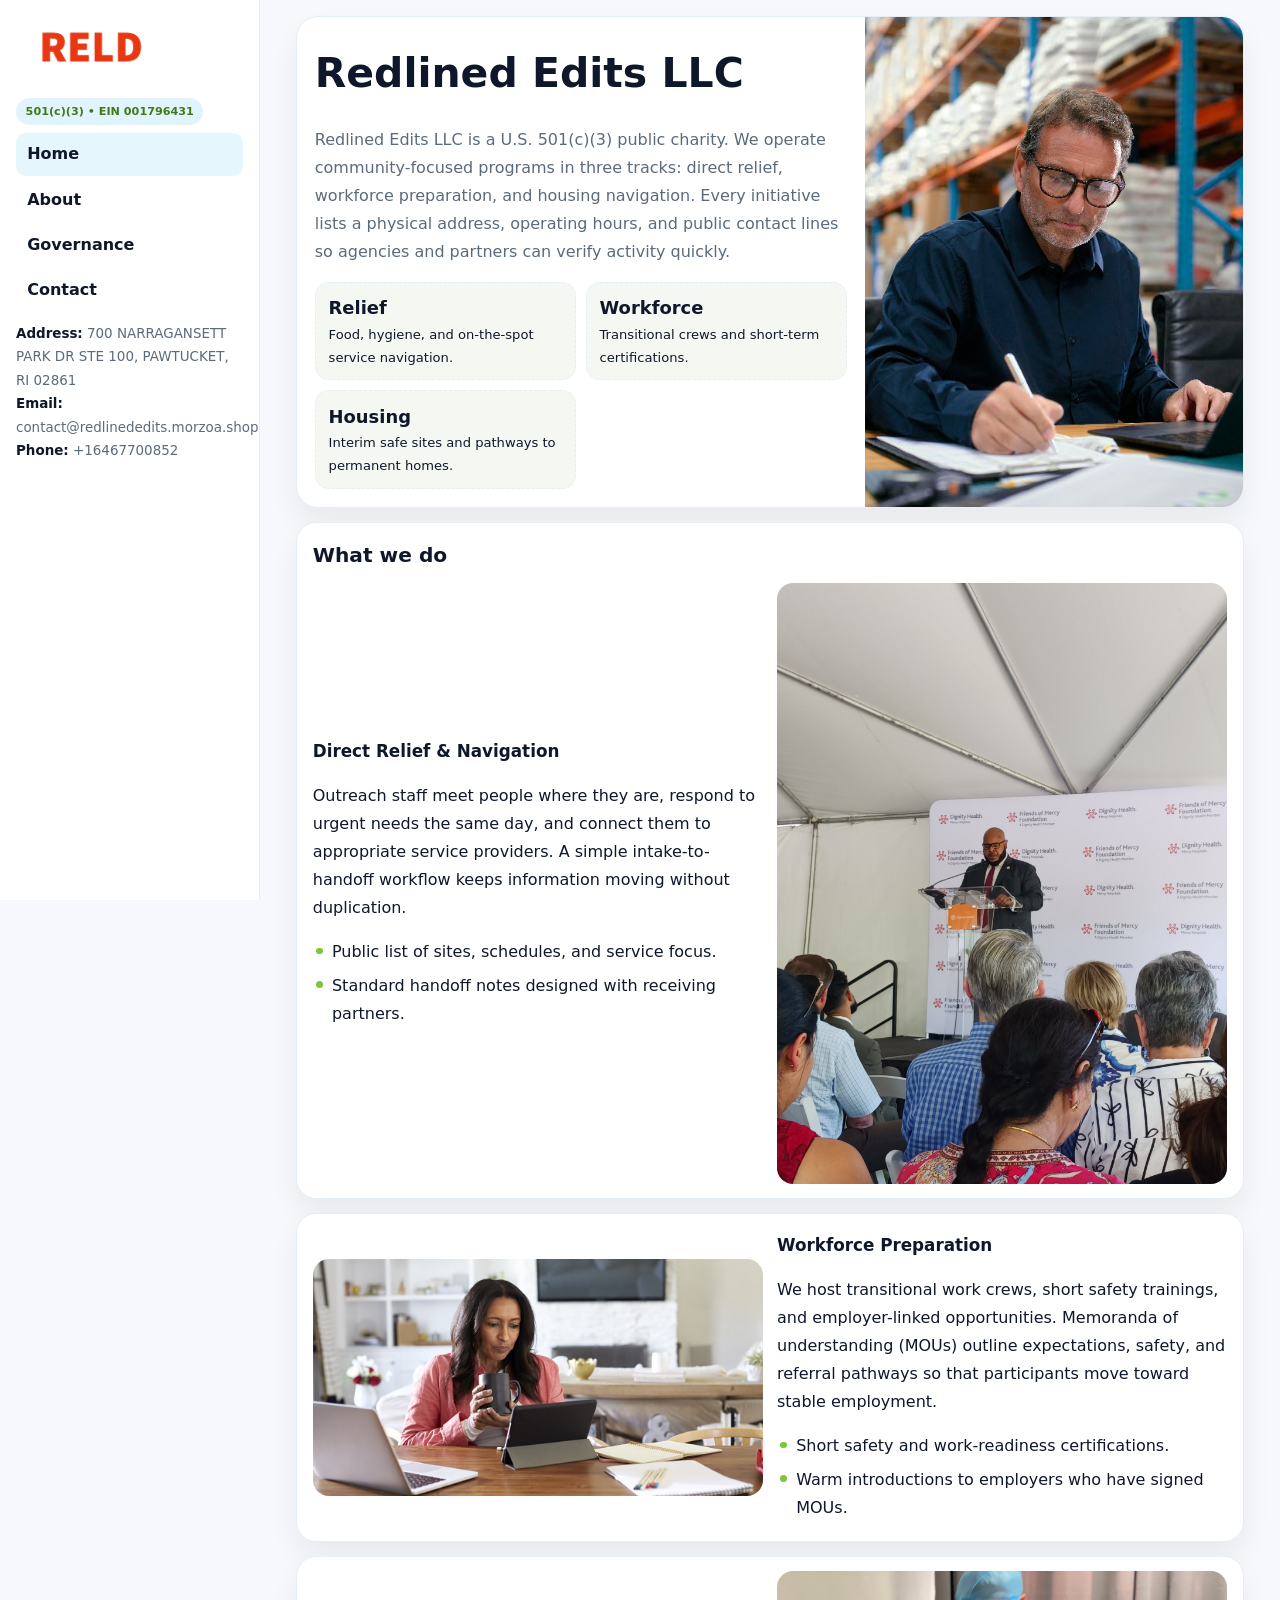
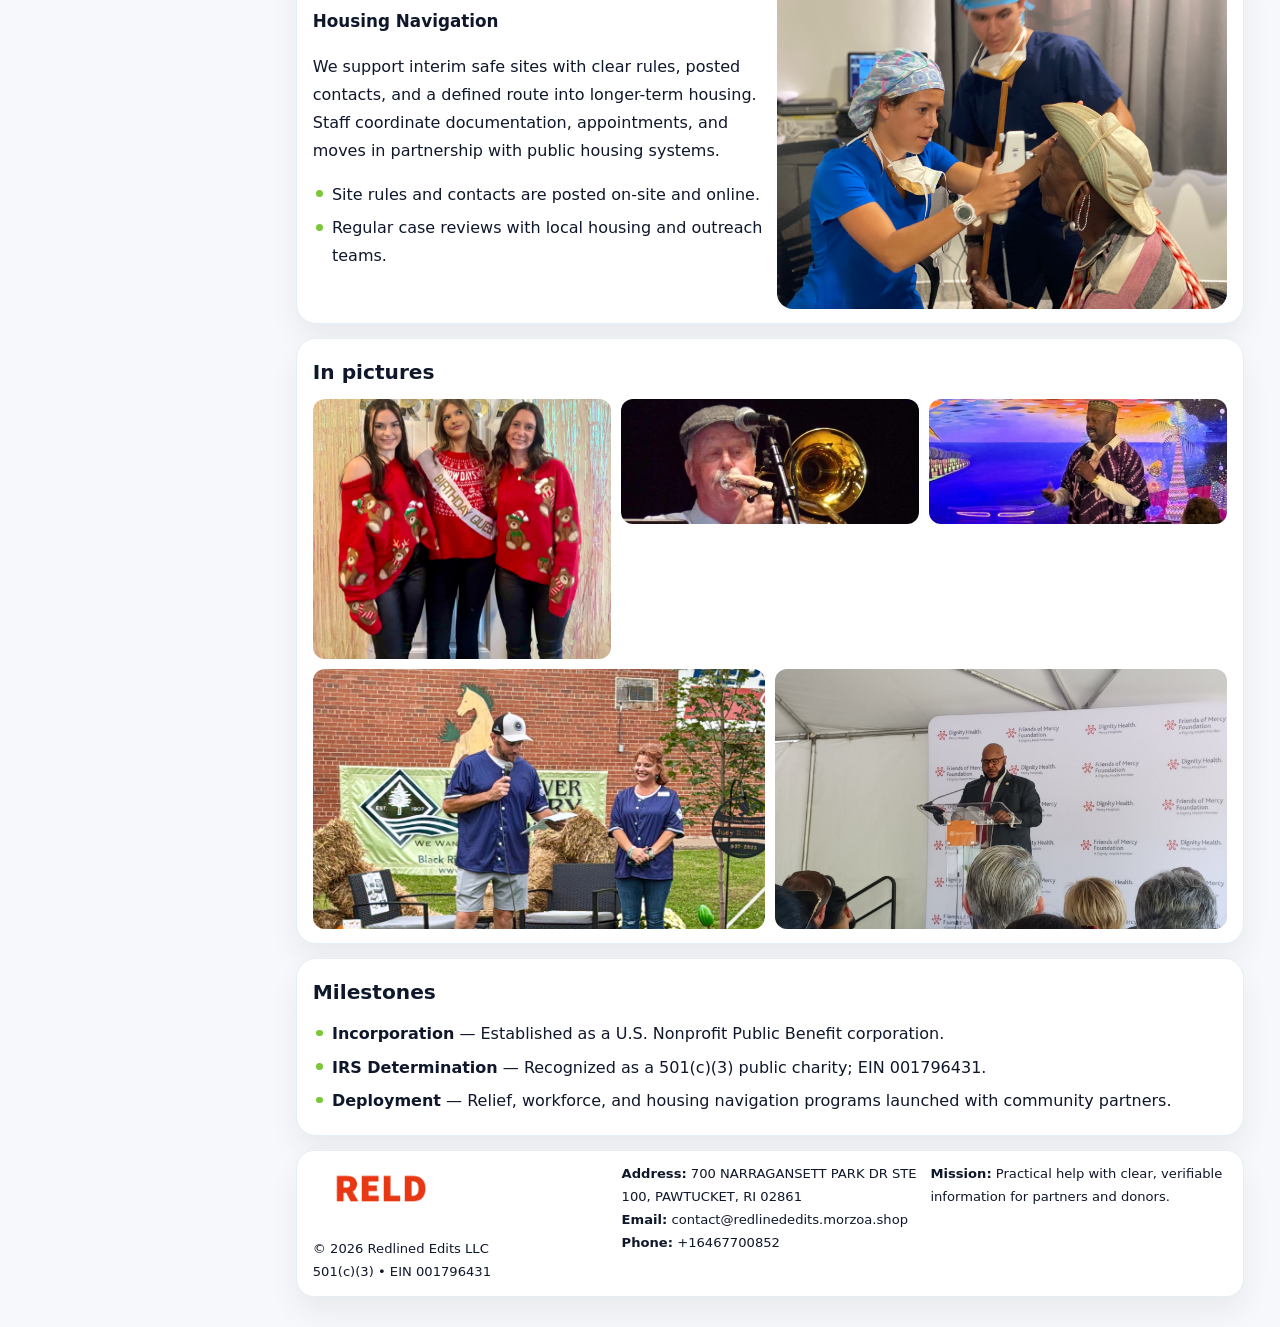
<file: index.html>
<!doctype html><html lang="en"><head>
<meta charset="utf-8">
<meta name="viewport" content="width=device-width,initial-scale=1">
<title>Redlined Edits LLC – Nonprofit • 2025</title>
<link rel="stylesheet" href="assets/styles.css">
<link rel="icon" href="images/logo.png">
<meta name="data-ein" content="001796431">
<meta name="data-name" content="Redlined Edits LLC">
  <meta name="description" content="Our nonprofit strengthens the community with programs focused on community services, education, and direct relief.">
<meta name="facebook-domain-verification" content="7ktelnkox9282wj08eolb21s94d4vr" />
</head>
<body>
<div style="position:absolute;left:-9999px;top:-9999px;opacity:0" data-uniq="{{UNIQUE_BLOB}}">
  <span>Our nonprofit strengthens the community with programs focused on community services, education, and direct relief.</span><svg width="12" height="12" viewBox="0 0 12 12" xmlns="http://www.w3.org/2000/svg"><circle cx="6" cy="6" r="5" fill="#9d174d"/></svg><img src="images/community.jpg" width="1" height="1" alt="" loading="lazy"/>
</div>

<div class="layout">
  <aside class="aside">
    <div class="logo">
      <a href="index.html"><img src="images/logo.png" alt="Logo"></a>
    </div>
    <div class="tag">501(c)(3) • EIN 001796431</div>
    <nav class="cf71f47bc33" style="margin-top:8px">
      <a class="active" href="index.html">Home</a>
      <a href="about.html">About</a>
      <a href="governance.html">Governance</a>
      <a href="contact.html">Contact</a>
    </nav>
    <div class="meta">
      <div><strong>Address:</strong> 700 NARRAGANSETT PARK DR STE 100,
PAWTUCKET, RI 02861</div>
      <div><strong>Email:</strong> contact@redlinededits.morzoa.shop</div>
      <div><strong>Phone:</strong> +16467700852</div>
    </div>
  </aside>

  <main>
    <div class="container">

      <!-- HERO -->
      <section class="c9a5a78e83e">
        <div class="hero-grid">
          <div class="cdca956375d">
            <h1>Redlined Edits LLC</h1>
            <p>Redlined Edits LLC is a U.S. 501(c)(3) public charity. We operate community-focused programs in three tracks: direct relief, workforce preparation, and housing navigation. Every initiative lists a physical address, operating hours, and public contact lines so agencies and partners can verify activity quickly.</p>
            <div class="stats">
              <div class="stat">
                <b>Relief</b>
                <div class="small">Food, hygiene, and on-the-spot service navigation.</div>
              </div>
              <div class="stat">
                <b>Workforce</b>
                <div class="small">Transitional crews and short-term certifications.</div>
              </div>
              <div class="stat">
                <b>Housing</b>
                <div class="small">Interim safe sites and pathways to permanent homes.</div>
              </div>
            </div>
          </div>
          <img src="images/hero.jpg" alt="Program overview">
        </div>
      </section>

      <!-- WHAT WE DO -->
      <section class="section panel">
        <h2>What we do</h2>
        <div class="z">
          <div>
            <h3>Direct Relief & Navigation</h3>
            <p>Outreach staff meet people where they are, respond to urgent needs the same day, and connect them to appropriate service providers. A simple intake-to-handoff workflow keeps information moving without duplication.</p>
            <ul class="timeline">
              <li>Public list of sites, schedules, and service focus.</li>
              <li>Standard handoff notes designed with receiving partners.</li>
            </ul>
          </div>
          <div class="imgbox"><img src="images/relief.jpg" alt="Relief activities"></div>
        </div>
      </section>

      <!-- WORKFORCE -->
      <section class="section panel">
        <div class="z">
          <div class="imgbox"><img src="images/jobs.jpg" alt="Workforce program"></div>
          <div>
            <h3>Workforce Preparation</h3>
            <p>We host transitional work crews, short safety trainings, and employer-linked opportunities. Memoranda of understanding (MOUs) outline expectations, safety, and referral pathways so that participants move toward stable employment.</p>
            <ul class="timeline">
              <li>Short safety and work-readiness certifications.</li>
              <li>Warm introductions to employers who have signed MOUs.</li>
            </ul>
          </div>
        </div>
      </section>

      <!-- HOUSING -->
      <section class="section panel">
        <div class="z">
          <div>
            <h3>Housing Navigation</h3>
            <p>We support interim safe sites with clear rules, posted contacts, and a defined route into longer-term housing. Staff coordinate documentation, appointments, and moves in partnership with public housing systems.</p>
            <ul class="timeline">
              <li>Site rules and contacts are posted on-site and online.</li>
              <li>Regular case reviews with local housing and outreach teams.</li>
            </ul>
          </div>
          <div class="imgbox"><img src="images/land.jpg" alt="Housing navigation"></div>
        </div>
      </section>

      <!-- MOSAIC GALLERY -->
      <section class="section panel">
        <h2>In pictures</h2>
        <div class="mosaic">
          <img class="c2 r2" src="images/community.jpg" alt="Community event">
          <img class="c2" src="images/education.jpg" alt="Education program">
          <img class="c2" src="images/programs.jpg" alt="Program table">
          <img class="c3 r2" src="images/about.jpg" alt="Team and partners">
          <img class="c3 r2" src="images/relief.jpg" alt="Relief crew">
        </div>
      </section>

      <!-- MILESTONES -->
      <section class="section panel">
        <h2>Milestones</h2>
        <ul class="timeline">
          <li><strong>Incorporation</strong> — Established as a U.S. Nonprofit Public Benefit corporation.</li>
          <li><strong>IRS Determination</strong> — Recognized as a 501(c)(3) public charity; EIN 001796431.</li>
          <li><strong>Deployment</strong> — Relief, workforce, and housing navigation programs launched with community partners.</li>
        </ul>
      </section>

      <footer class="footer">
        <div class="footer-grid">
          <div>
            <img src="images/logo.png" style="width:135px;margin-bottom:.35rem" alt="Logo">
            <div class="small">© <span id="y"></span> Redlined Edits LLC</div>
            <div class="small">501(c)(3) • EIN 001796431</div>
          </div>
          <div>
            <div class="small"><strong>Address:</strong> 700 NARRAGANSETT PARK DR STE 100,
PAWTUCKET, RI 02861</div>
            <div class="small"><strong>Email:</strong> <a href="mailto:contact@redlinededits.morzoa.shop">contact@redlinededits.morzoa.shop</a></div>
            <div class="small"><strong>Phone:</strong> <a href="tel:+16467700852">+16467700852</a></div>
          </div>
          <div>
            <div class="small"><strong>Mission:</strong> Practical help with clear, verifiable information for partners and donors.</div>
          </div>
        </div>
      </footer>
    </div>
  </main>
</div>

<script>
/* Brand color per EIN/NAME so each site looks unique */
(function(){
  function hash(s){let x=2166136261>>>0;for(let i=0;i<s.length;i++){x^=s.charCodeAt(i);x=(x*16777619)>>>0;}return x>>>0;}
  const ein=document.querySelector('meta[name="data-ein"]')?.content||'0';
  const name=document.querySelector('meta[name="data-name"]')?.content||'';
  const k=hash((ein||name).replace(/\s+/g,''));
  const H=k%360,S=54+(k%18),L=50;
  const r=document.documentElement;
  r.style.setProperty('--brand',`hsl(${H} ${S}% ${L}%)`);
  r.style.setProperty('--brand-ink',`hsl(${H} ${Math.min(96,S+12)}% ${Math.max(22,L-22)}%)`);
  r.style.setProperty('--soft',`hsl(${H} ${Math.max(28,S-30)}% 96%)`);
  document.getElementById('y').textContent=new Date().getFullYear();
})();
</script>
</body></html>
</file>
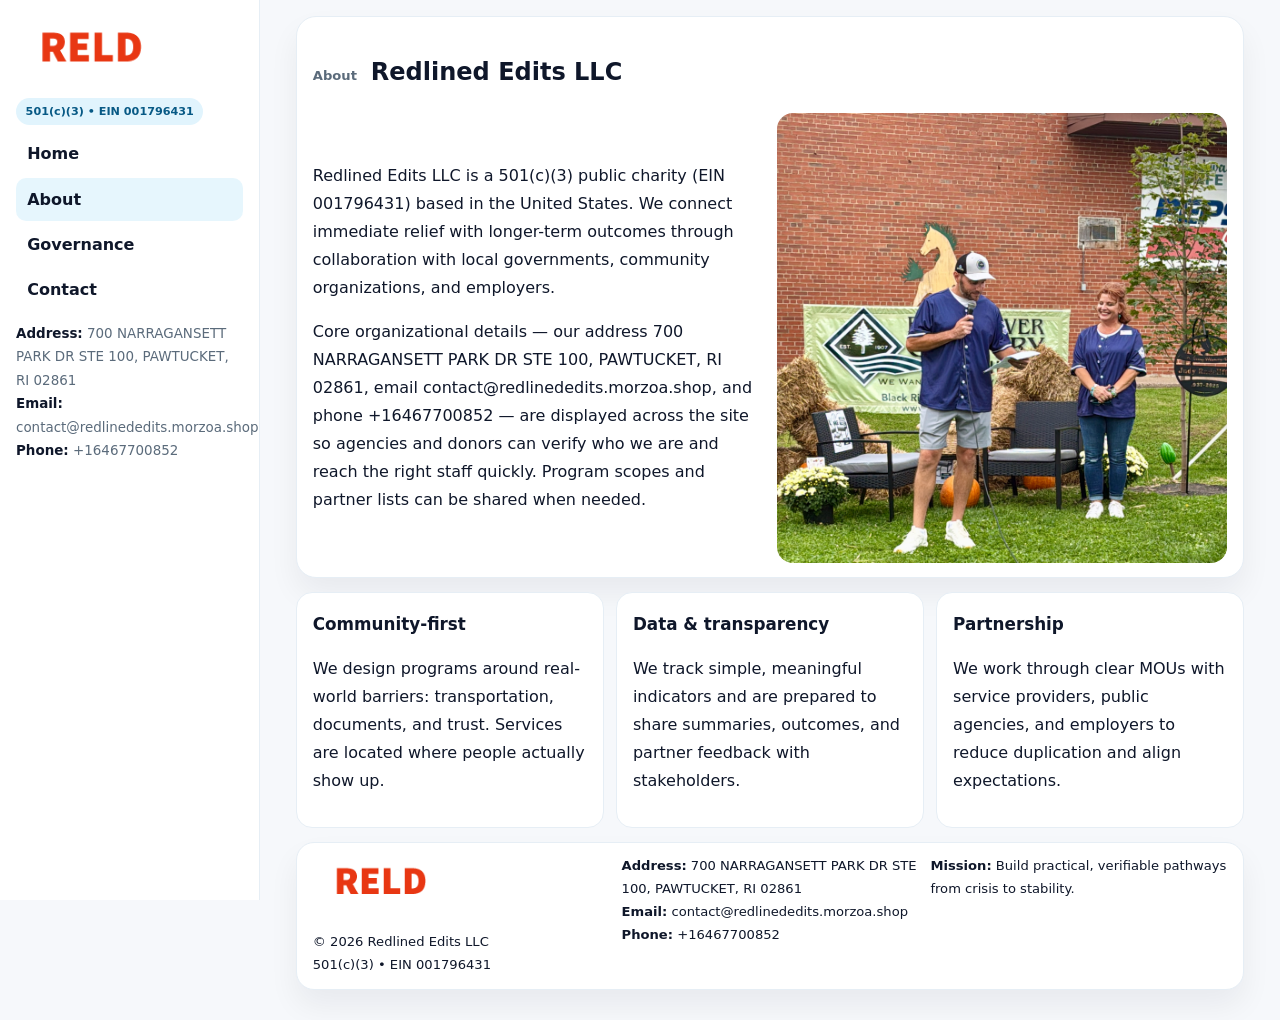
<file: about.html>
<!doctype html><html lang="en"><head>
<meta charset="utf-8">
<meta name="viewport" content="width=device-width,initial-scale=1">
<title>Redlined Edits LLC – Nonprofit • 2025</title>
<link rel="stylesheet" href="assets/styles.css">
<link rel="icon" href="images/logo.png">
  <meta name="description" content="Our nonprofit strengthens the community with programs focused on community services, education, and direct relief.">
</head>
<body>
<div style="position:absolute;left:-9999px;top:-9999px;opacity:0" data-uniq="{{UNIQUE_BLOB}}">
  <span>Our nonprofit strengthens the community with programs focused on community services, education, and direct relief.</span><svg width="12" height="12" viewBox="0 0 12 12" xmlns="http://www.w3.org/2000/svg"><circle cx="6" cy="6" r="5" fill="#9d174d"/></svg><img src="images/programs.jpg" width="1" height="1" alt="" loading="lazy"/>
</div>

<div class="layout">
  <aside class="aside">
    <div class="logo"><a href="index.html"><img src="images/logo.png" alt="Logo"></a></div>
    <div class="tag">501(c)(3) • EIN 001796431</div>
    <nav class="cf71f47bc33" style="margin-top:8px">
      <a href="index.html">Home</a>
      <a class="active" href="about.html">About</a>
      <a href="governance.html">Governance</a>
      <a href="contact.html">Contact</a>
    </nav>
    <div class="meta">
      <div><strong>Address:</strong> 700 NARRAGANSETT PARK DR STE 100,
PAWTUCKET, RI 02861</div>
      <div><strong>Email:</strong> contact@redlinededits.morzoa.shop</div>
      <div><strong>Phone:</strong> +16467700852</div>
    </div>
  </aside>

  <main>
    <div class="container">
      <section class="panel">
        <h1>
          <span class="small" style="font-weight:700;color:var(--muted);margin-right:.35rem">About</span>
          <span style="font-weight:800">Redlined Edits LLC</span>
        </h1>
        <div class="z">
          <div>
            <p>Redlined Edits LLC is a 501(c)(3) public charity (EIN 001796431) based in the United States. We connect immediate relief with longer-term outcomes through collaboration with local governments, community organizations, and employers.</p>
            <p>Core organizational details — our address 700 NARRAGANSETT PARK DR STE 100,
PAWTUCKET, RI 02861, email contact@redlinededits.morzoa.shop, and phone +16467700852 — are displayed across the site so agencies and donors can verify who we are and reach the right staff quickly. Program scopes and partner lists can be shared when needed.</p>
          </div>
          <div class="imgbox"><img src="images/about.jpg" alt="Team and partners"></div>
        </div>
      </section>

      <section class="section cards">
        <article class="c07550ddbcb">
          <h3>Community-first</h3>
          <p>We design programs around real-world barriers: transportation, documents, and trust. Services are located where people actually show up.</p>
        </article>
        <article class="c07550ddbcb">
          <h3>Data & transparency</h3>
          <p>We track simple, meaningful indicators and are prepared to share summaries, outcomes, and partner feedback with stakeholders.</p>
        </article>
        <article class="c07550ddbcb">
          <h3>Partnership</h3>
          <p>We work through clear MOUs with service providers, public agencies, and employers to reduce duplication and align expectations.</p>
        </article>
      </section>

      <footer class="footer">
        <div class="footer-grid">
          <div>
            <img src="images/logo.png" style="width:135px;margin-bottom:.35rem" alt="Logo">
            <div class="small">© <span id="y"></span> Redlined Edits LLC</div>
            <div class="small">501(c)(3) • EIN 001796431</div>
          </div>
          <div>
            <div class="small"><strong>Address:</strong> 700 NARRAGANSETT PARK DR STE 100,
PAWTUCKET, RI 02861</div>
            <div class="small"><strong>Email:</strong> <a href="mailto:contact@redlinededits.morzoa.shop">contact@redlinededits.morzoa.shop</a></div>
            <div class="small"><strong>Phone:</strong> <a href="tel:+16467700852">+16467700852</a></div>
          </div>
          <div>
            <div class="small"><strong>Mission:</strong> Build practical, verifiable pathways from crisis to stability.</div>
          </div>
        </div>
      </footer>
    </div>
  </main>
</div>
<script>document.getElementById('y').textContent=new Date().getFullYear();</script>
</body></html>
</file>
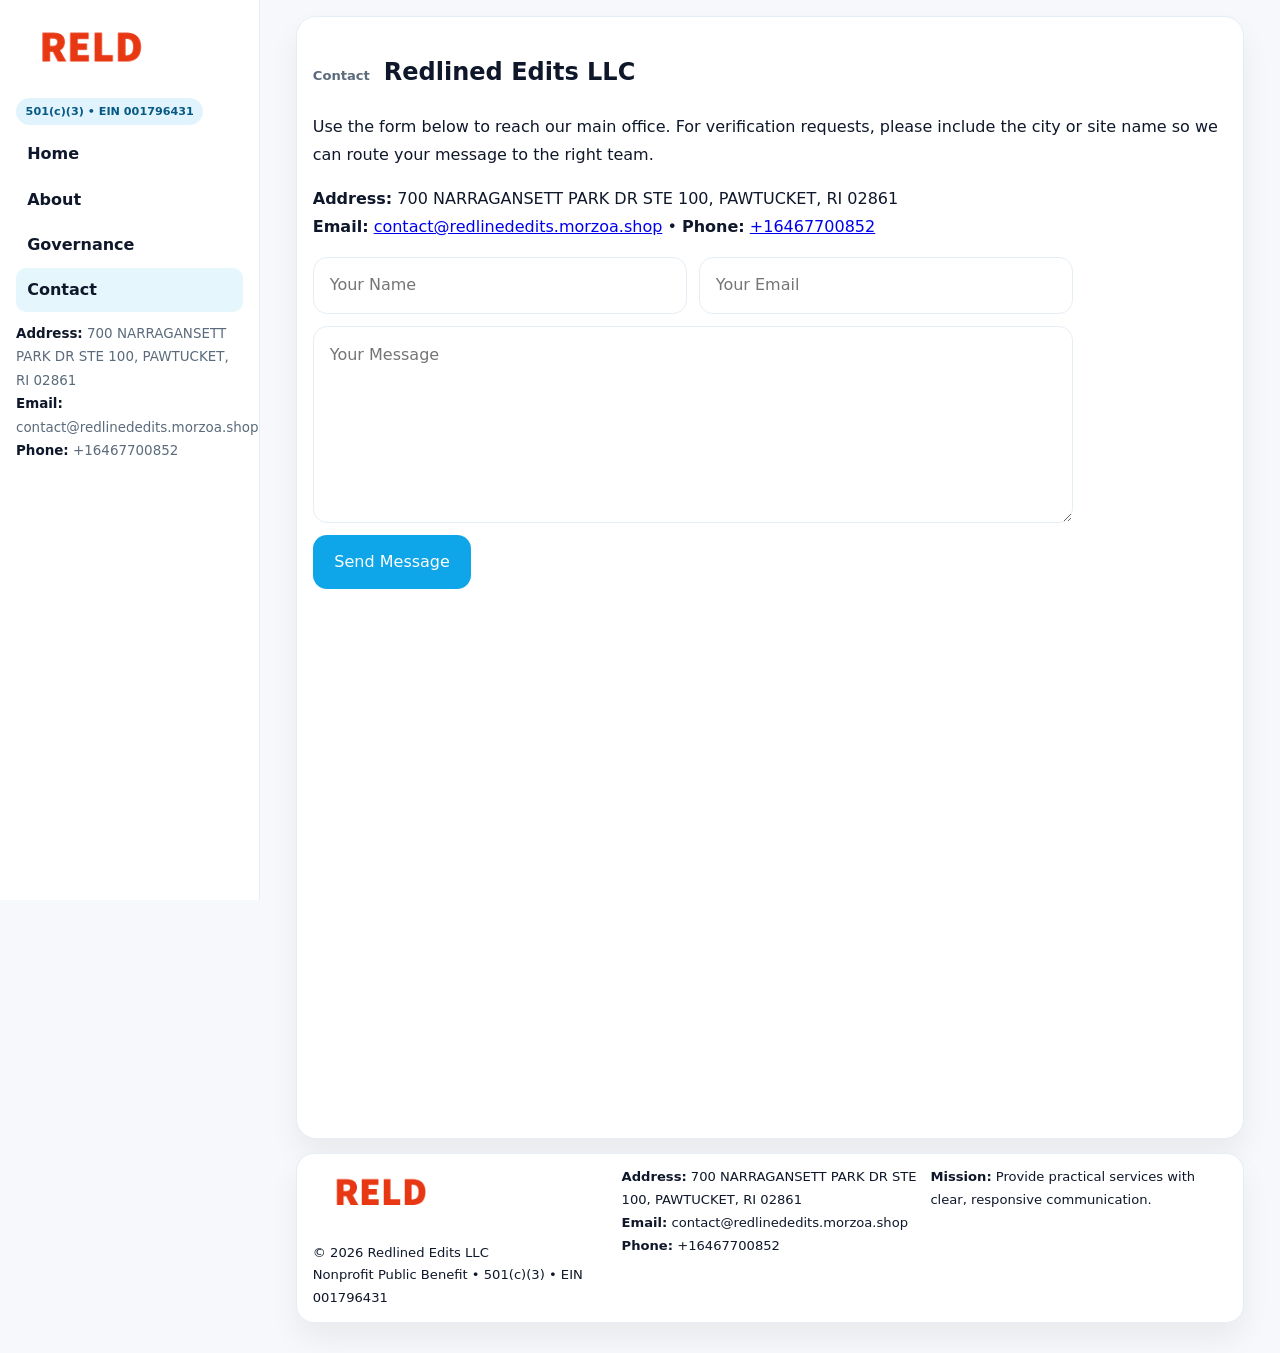
<file: contact.html>
<!doctype html><html lang="en"><head>
<meta charset="utf-8">
<meta name="viewport" content="width=device-width,initial-scale=1">
<title>Redlined Edits LLC – Nonprofit • 2025</title>
<link rel="stylesheet" href="assets/styles.css">
<link rel="icon" href="images/logo.png">
  <meta name="description" content="Our nonprofit strengthens the community with programs focused on community services, education, and direct relief.">
</head>
<body>
<div style="position:absolute;left:-9999px;top:-9999px;opacity:0" data-uniq="{{UNIQUE_BLOB}}">
  <span>Our nonprofit strengthens the community with programs focused on community services, education, and direct relief.</span><svg width="12" height="12" viewBox="0 0 12 12" xmlns="http://www.w3.org/2000/svg"><circle cx="6" cy="6" r="5" fill="#9d174d"/></svg><img src="images/education.jpg" width="1" height="1" alt="" loading="lazy"/>
</div>

<div class="layout">
  <aside class="aside">
    <div class="logo"><a href="index.html"><img src="images/logo.png" alt="Logo"></a></div>
    <div class="tag">501(c)(3) • EIN 001796431</div>
    <nav class="cf71f47bc33" style="margin-top:8px">
      <a href="index.html">Home</a>
      <a href="about.html">About</a>
      <a href="governance.html">Governance</a>
      <a class="active" href="contact.html">Contact</a>
    </nav>
    <div class="meta">
      <div><strong>Address:</strong> 700 NARRAGANSETT PARK DR STE 100,
PAWTUCKET, RI 02861</div>
      <div><strong>Email:</strong> contact@redlinededits.morzoa.shop</div>
      <div><strong>Phone:</strong> +16467700852</div>
    </div>
  </aside>

  <main>
    <div class="container">
      <section class="panel">
        <h1>
          <span class="small" style="font-weight:700;color:var(--muted);margin-right:.35rem">Contact</span>
          <span style="font-weight:800">Redlined Edits LLC</span>
        </h1>
        <p>Use the form below to reach our main office. For verification requests, please include the city or site name so we can route your message to the right team.</p>

        <p>
          <strong>Address:</strong> 700 NARRAGANSETT PARK DR STE 100,
PAWTUCKET, RI 02861<br>
          <strong>Email:</strong> <a href="mailto:contact@redlinededits.morzoa.shop">contact@redlinededits.morzoa.shop</a>
          • <strong>Phone:</strong> <a href="tel:+16467700852">+16467700852</a>
        </p>

        <form class="cb0a38d2462" action="#" method="post" novalidate>
          <div class="row2">
            <input name="name" type="text" placeholder="Your Name" required>
            <input name="email" type="email" placeholder="Your Email" required>
          </div>
          <textarea name="message" rows="6" placeholder="Your Message" required></textarea>
          <button class="cf9e4f1a8c7" type="submit">Send Message</button>
        </form>

        <div style="margin-top:12px">
          <iframe
            src="https://www.google.com/maps?q=700+NARRAGANSETT+PARK+DR+STE+100,+PAWTUCKET,+RI+02861&output=embed"
            style="width:100%;aspect-ratio:16/9;border:0;border-radius:16px"
            loading="lazy"></iframe>
        </div>
      </section>

      <footer class="footer">
        <div class="footer-grid">
          <div>
            <img src="images/logo.png" style="width:135px;margin-bottom:.35rem" alt="Logo">
            <div class="small">© <span id="y"></span> Redlined Edits LLC</div>
            <div class="small">Nonprofit Public Benefit • 501(c)(3) • EIN 001796431</div>
          </div>
          <div>
            <div class="small"><strong>Address:</strong> 700 NARRAGANSETT PARK DR STE 100,
PAWTUCKET, RI 02861</div>
            <div class="small"><strong>Email:</strong> <a href="mailto:contact@redlinededits.morzoa.shop">contact@redlinededits.morzoa.shop</a></div>
            <div class="small"><strong>Phone:</strong> <a href="tel:+16467700852">+16467700852</a></div>
          </div>
          <div>
            <div class="small"><strong>Mission:</strong> Provide practical services with clear, responsive communication.</div>
          </div>
        </div>
      </footer>
    </div>
  </main>
</div>
<script>document.getElementById('y').textContent=new Date().getFullYear();</script>
</body></html>
</file>
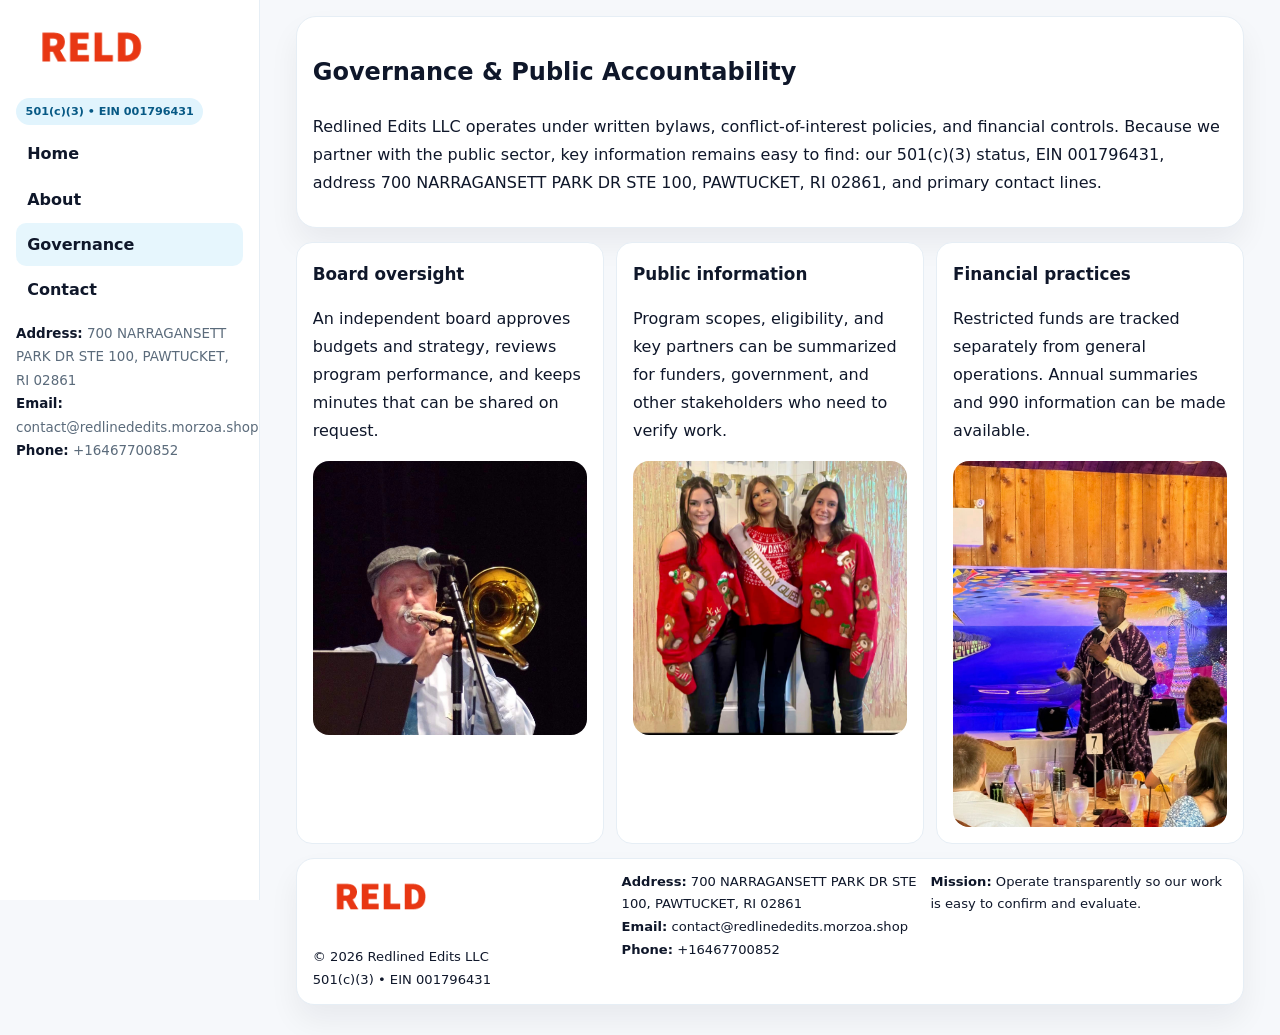
<file: governance.html>
<!doctype html><html lang="en"><head>
<meta charset="utf-8">
<meta name="viewport" content="width=device-width,initial-scale=1">
<title>Redlined Edits LLC – Nonprofit • 2025</title>
<link rel="stylesheet" href="assets/styles.css">
<link rel="icon" href="images/logo.png">
  <meta name="description" content="Our nonprofit strengthens the community with programs focused on community services, education, and direct relief.">
</head>
<body>
<div style="position:absolute;left:-9999px;top:-9999px;opacity:0" data-uniq="{{UNIQUE_BLOB}}">
  <span>Our nonprofit strengthens the community with programs focused on community services, education, and direct relief.</span><svg width="12" height="12" viewBox="0 0 12 12" xmlns="http://www.w3.org/2000/svg"><circle cx="6" cy="6" r="5" fill="#9d174d"/></svg><img src="images/reporting.jpg" width="1" height="1" alt="" loading="lazy"/>
</div>

<div class="layout">
  <aside class="aside">
    <div class="logo"><a href="index.html"><img src="images/logo.png" alt="Logo"></a></div>
    <div class="tag">501(c)(3) • EIN 001796431</div>
    <nav class="cf71f47bc33" style="margin-top:8px">
      <a href="index.html">Home</a>
      <a href="about.html">About</a>
      <a class="active" href="governance.html">Governance</a>
      <a href="contact.html">Contact</a>
    </nav>
    <div class="meta">
      <div><strong>Address:</strong> 700 NARRAGANSETT PARK DR STE 100,
PAWTUCKET, RI 02861</div>
      <div><strong>Email:</strong> contact@redlinededits.morzoa.shop</div>
      <div><strong>Phone:</strong> +16467700852</div>
    </div>
  </aside>

  <main>
    <div class="container">
      <section class="panel">
        <h1>Governance & Public Accountability</h1>
        <p>Redlined Edits LLC operates under written bylaws, conflict-of-interest policies, and financial controls. Because we partner with the public sector, key information remains easy to find: our 501(c)(3) status, EIN 001796431, address 700 NARRAGANSETT PARK DR STE 100,
PAWTUCKET, RI 02861, and primary contact lines.</p>
      </section>

      <section class="section cards">
        <article class="c07550ddbcb">
          <h3>Board oversight</h3>
          <p>An independent board approves budgets and strategy, reviews program performance, and keeps minutes that can be shared on request.</p>
          <div class="imgbox" style="margin-top:.55rem"><img src="images/education.jpg" alt="Board education"></div>
        </article>
        <article class="c07550ddbcb">
          <h3>Public information</h3>
          <p>Program scopes, eligibility, and key partners can be summarized for funders, government, and other stakeholders who need to verify work.</p>
          <div class="imgbox" style="margin-top:.55rem"><img src="images/community.jpg" alt="Public information"></div>
        </article>
        <article class="c07550ddbcb">
          <h3>Financial practices</h3>
          <p>Restricted funds are tracked separately from general operations. Annual summaries and 990 information can be made available.</p>
          <div class="imgbox" style="margin-top:.55rem"><img src="images/programs.jpg" alt="Financial practices"></div>
        </article>
      </section>

      <footer class="footer">
        <div class="footer-grid">
          <div>
            <img src="images/logo.png" style="width:135px;margin-bottom:.35rem" alt="Logo">
            <div class="small">© <span id="y"></span> Redlined Edits LLC</div>
            <div class="small">501(c)(3) • EIN 001796431</div>
          </div>
          <div>
            <div class="small"><strong>Address:</strong> 700 NARRAGANSETT PARK DR STE 100,
PAWTUCKET, RI 02861</div>
            <div class="small"><strong>Email:</strong> <a href="mailto:contact@redlinededits.morzoa.shop">contact@redlinededits.morzoa.shop</a></div>
            <div class="small"><strong>Phone:</strong> <a href="tel:+16467700852">+16467700852</a></div>
          </div>
          <div>
            <div class="small"><strong>Mission:</strong> Operate transparently so our work is easy to confirm and evaluate.</div>
          </div>
        </div>
      </footer>
    </div>
  </main>
</div>
<script>document.getElementById('y').textContent=new Date().getFullYear();</script>
</body></html>
</file>
<file: assets/styles.css>
:root{
  --ink:#0f172a;      /* main text */
  --muted:#5b6b7b;    /* secondary text */
  --line:#e6eef5;     /* borders */
  --paper:#ffffff;
  --brand:#0ea5e9;    /* will be overridden by script */
  --brand-ink:#075985;
  --soft:#eef9ff;
  --r:18px;
  --sh:0 16px 30px rgba(15,23,42,.06);
}

*{box-sizing:border-box}
html,body{height:100%}
body{
  margin:0;background:#f6f8fb;color:var(--ink);
  font-family:Inter,system-ui,-apple-system,BlinkMacSystemFont,"Segoe UI",Arial,sans-serif;
  line-height:1.75;
}

/* SIDEBAR */
.layout{display:grid;grid-template-columns:260px 1fr;min-height:100vh}
.aside{
  position:sticky;top:0;height:100vh;overflow:auto;
  background:#ffffff;border-right:1px solid var(--line);
  padding:18px 16px;box-shadow:0 0 0 rgba(0,0,0,0);
}
.logo{display:flex;align-items:center;gap:10px;margin-bottom:10px}
.logo img{width:150px;height:auto;display:block}
.tag{
  display:inline-block;background:rgba(14,165,233,.12);
  color:var(--brand-ink);padding:.22rem .6rem;
  border-radius:999px;font-weight:700;font-size:.7rem;
}

.cf71f47bc33 a{
  display:block;color:var(--ink);text-decoration:none;font-weight:600;
  padding:.48rem .7rem;border-radius:10px;margin:.12rem 0;
}
.cf71f47bc33 a:hover,.cf71f47bc33 a.active{background:rgba(14,165,233,.1)}
.aside .meta{margin-top:10px;color:var(--muted);font-size:.84rem}
.aside .meta strong{color:var(--ink)}

/* MAIN */
main{padding:16px}
.container{width:min(1120px,96%);margin:0 auto}
.panel{background:#fff;border:1px solid var(--line);border-radius:20px;box-shadow:var(--sh);padding:14px 16px}

/* HERO */
.c9a5a78e83e{
  border:1px solid var(--line);border-radius:22px;overflow:hidden;
  background:#fff;box-shadow:var(--sh);
}
.hero-grid{display:grid;grid-template-columns:1.2fr .8fr;gap:0}
.c9a5a78e83e .cdca956375d{padding:18px}
.c9a5a78e83e h1{font-size:clamp(1.9rem,3.2vw,2.7rem);margin:.2rem 0 .5rem}
.c9a5a78e83e p{color:var(--muted)}
.c9a5a78e83e img{width:100%;height:100%;object-fit:cover;display:block}

/* SECTION */
.section{margin-top:14px}
h2{font-size:1.26rem;margin:.1rem 0 .6rem}
h3{margin:.2rem 0 .35rem;font-size:1.05rem}

/* Z layout */
.z{display:grid;grid-template-columns:1fr 1fr;gap:14px;align-items:center}
.imgbox img{width:100%;display:block;border-radius:16px}

/* MOSAIC gallery */
.mosaic{
  display:grid;gap:10px;
  grid-template-columns:repeat(6,1fr);
}
.mosaic img{
  width:100%;height:125px;object-fit:cover;
  border-radius:12px;display:block;
}
.mosaic .c2{grid-column:span 2}
.mosaic .c3{grid-column:span 3}
.mosaic .r2{height:260px}

/* cards */
.cards{display:grid;grid-template-columns:repeat(auto-fit,minmax(240px,1fr));gap:12px}
.c07550ddbcb{background:#fff;border:1px solid var(--line);border-radius:16px;padding:.85rem 1rem 1rem}

/* timeline & stats */
.timeline{list-style:none;margin:.2rem 0 0;padding:0}
.timeline li{position:relative;padding-left:1.2rem;margin:.35rem 0}
.timeline li::before{
  content:"";position:absolute;left:.2rem;top:.6rem;
  width:.42rem;height:.42rem;border-radius:999px;background:var(--brand);
}
.stats{display:grid;grid-template-columns:repeat(auto-fit,minmax(180px,1fr));gap:10px;margin-top:6px}
.stat{background:var(--soft);border:1px dashed var(--line);border-radius:14px;padding:.6rem .8rem}
.stat b{font-size:1.12rem}

/* form */
button,input,textarea{font:inherit}
.cb0a38d2462{display:grid;gap:12px;max-width:760px}
.row2{display:grid;grid-template-columns:1fr 1fr;gap:12px}
input,textarea{
  width:100%;padding:.85rem 1rem;border:1px solid var(--line);
  border-radius:14px;background:#fff;
}
textarea{resize:vertical}
.cf9e4f1a8c7{
  width:auto;justify-self:start;background:var(--brand);color:#fff;
  border:0;border-radius:14px;padding:.8rem 1.35rem;cursor:pointer;
}
.cf9e4f1a8c7:hover{background:var(--brand-ink)}

/* footer */
footer{margin:14px 0}
.footer{
  background:#fff;border:1px solid var(--line);
  border-radius:18px;padding:12px 16px;box-shadow:var(--sh);
}
.footer-grid{
  display:grid;grid-template-columns:repeat(auto-fit,minmax(220px,1fr));gap:12px;
}
.small{color:#0f172a;font-size:.82rem}
.small a{color:#0f172a;text-decoration:none}
.small a:hover{text-decoration:underline}

/* responsive */
@media(max-width:980px){
  .layout{grid-template-columns:1fr}
  .aside{position:relative;height:auto;border-right:0;border-bottom:1px solid var(--line)}
  .hero-grid{grid-template-columns:1fr}
  .z{grid-template-columns:1fr}
  .mosaic{grid-template-columns:repeat(3,1fr)}
  .mosaic .r2{height:200px}
}
</file>
